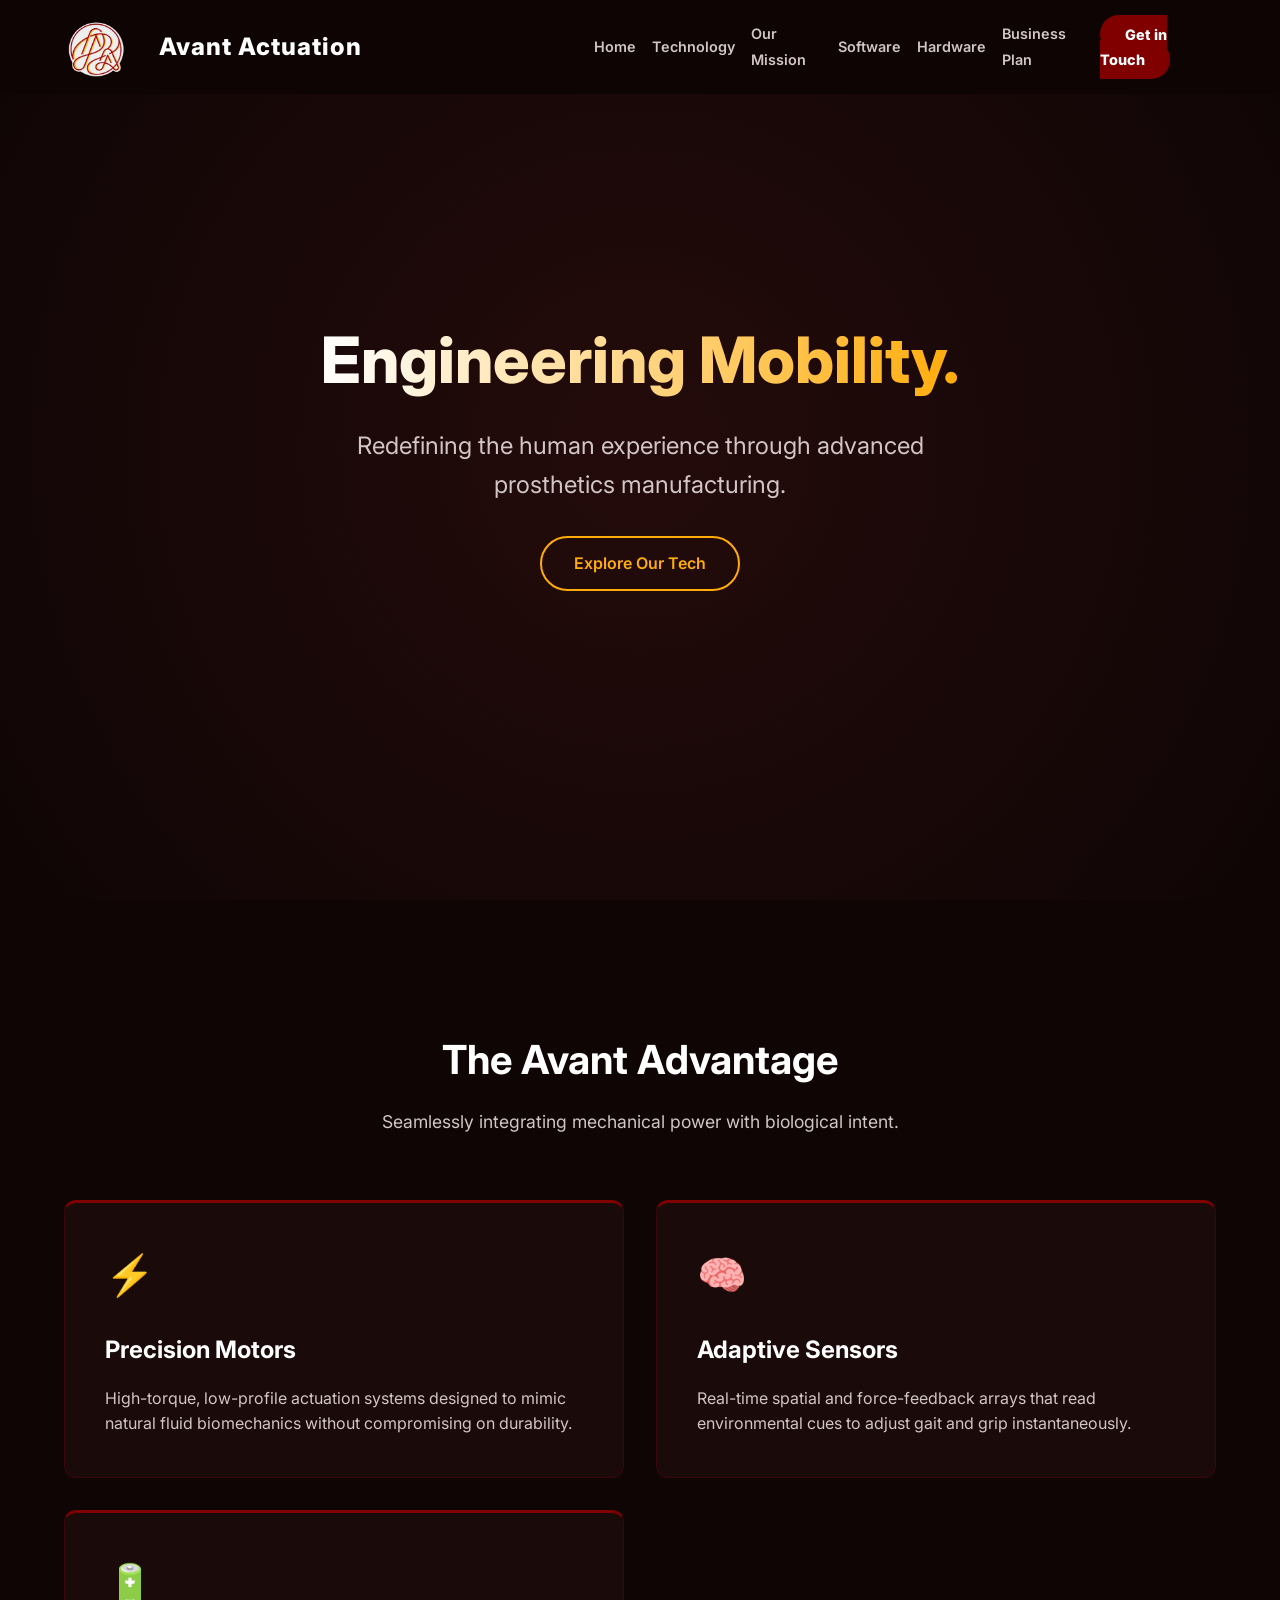
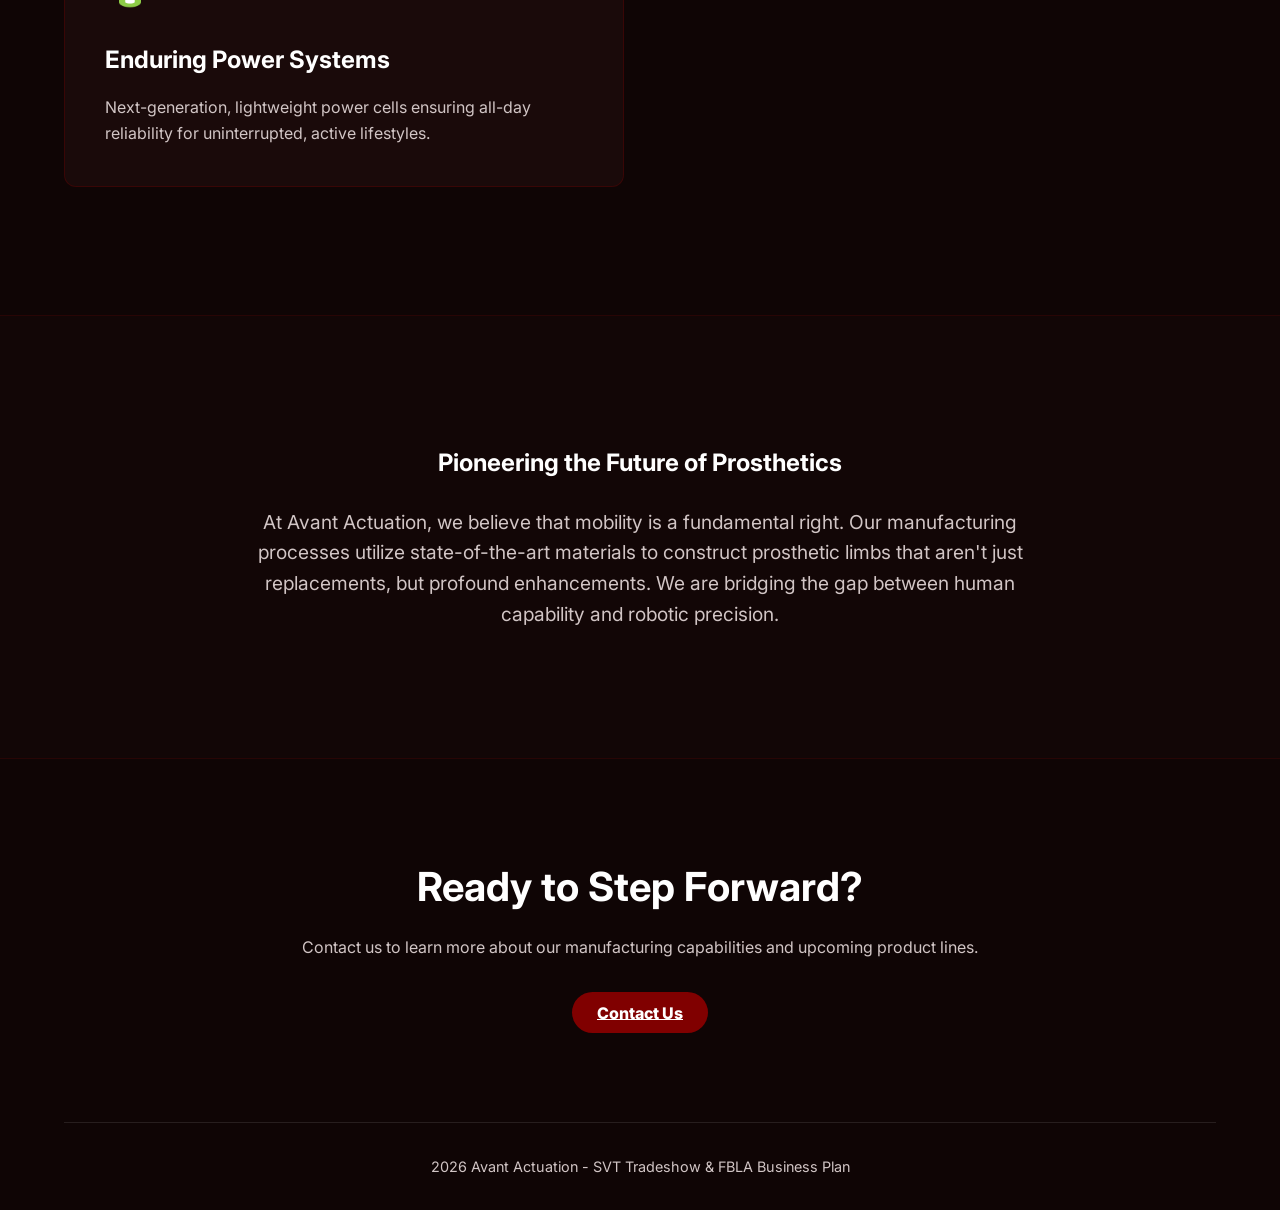
<file: index.html>
<!DOCTYPE html>
<html lang="en">
<head>
    <meta charset="UTF-8">
    <meta name="viewport" content="width=device-width, initial-scale=1.0">
    <title>Avant Actuation | Next-Generation Prosthetics</title>
    <link rel="icon" type="image/png" href="assets/Avant Motion Icon-iOS-Default.png">
    <link rel="stylesheet" href="style.css">
    <link href="https://fonts.googleapis.com/css2?family=Inter:wght@300;400;600;800&display=swap" rel="stylesheet">
</head>
<body>
    
    <nav id="navbar">
    <div class="logo">
        <img src="assets/Avant Actuation Logo.png" alt="Company Logo">
        <p>Avant Actuation</p>
    </div>
    
    <div class="hamburger" id="hamburger">
        <span class="bar"></span>
        <span class="bar"></span>
        <span class="bar"></span>
    </div>

    <ul class="nav-links" id="nav-links">
        <li><a href="index.html#home">Home</a></li>
        <li><a href="index.html#technology">Technology</a></li>
        <li><a href="index.html#mission">Our Mission</a></li>
        <li><a href="software.html#info">Software</a></li>
        <li><a href="hardware.html#info">Hardware</a></li>
        <li><a href="businessPlan.html#info">Business Plan</a></li>
        <li><a class="btn-primary" href="index.html#contact">Get in Touch</a></li>
    </ul>
</nav>

    <header id="home" class="hero">
        <div class="hero-content">
            <h1 class="fade-in">Engineering Mobility.</h1>
            <h2 class="fade-in delay-1">Redefining the human experience through advanced prosthetics manufacturing.</h2>
            <a href="#technology" class="btn-secondary fade-in delay-2">Explore Our Tech</a>
        </div>
    </header>

    <section id="technology" class="section-padding">
        <div class="section-header scroll-reveal">
            <h2>The Avant Advantage</h2>
            <p>Seamlessly integrating mechanical power with biological intent.</p>
        </div>
        <div class="grid-container">
            <div class="card scroll-reveal">
                <div class="icon">⚡</div>
                <h3>Precision Motors</h3>
                <p>High-torque, low-profile actuation systems designed to mimic natural fluid biomechanics without compromising on durability.</p>
            </div>
            <div class="card scroll-reveal">
                <div class="icon">🧠</div>
                <h3>Adaptive Sensors</h3>
                <p>Real-time spatial and force-feedback arrays that read environmental cues to adjust gait and grip instantaneously.</p>
            </div>
            <div class="card scroll-reveal">
                <div class="icon">🔋</div>
                <h3>Enduring Power Systems</h3>
                <p>Next-generation, lightweight power cells ensuring all-day reliability for uninterrupted, active lifestyles.</p>
            </div>
        </div>
    </section>

    <section id="mission" class="section-padding dark-bg">
        <div class="content-wrapper scroll-reveal">
            <h2>Pioneering the Future of Prosthetics</h2>
            <p>At Avant Actuation, we believe that mobility is a fundamental right. Our manufacturing processes utilize state-of-the-art materials to construct prosthetic limbs that aren't just replacements, but profound enhancements. We are bridging the gap between human capability and robotic precision.</p>
        </div>
    </section>

    <footer id="contact" class="footer">
        <div class="footer-content scroll-reveal">
            <h2>Ready to Step Forward?</h2>
            <p>Contact us to learn more about our manufacturing capabilities and upcoming product lines.</p>
            <a href="mailto:contact@avantactuation.org" class="btn-primary">Contact Us</a>
        </div>
        <div class="footer-bottom">
            <p>2026 Avant Actuation - SVT Tradeshow & FBLA Business Plan</p>
        </div>
    </footer>

    <script src="script.js"></script>
</body>
</html>
</file>
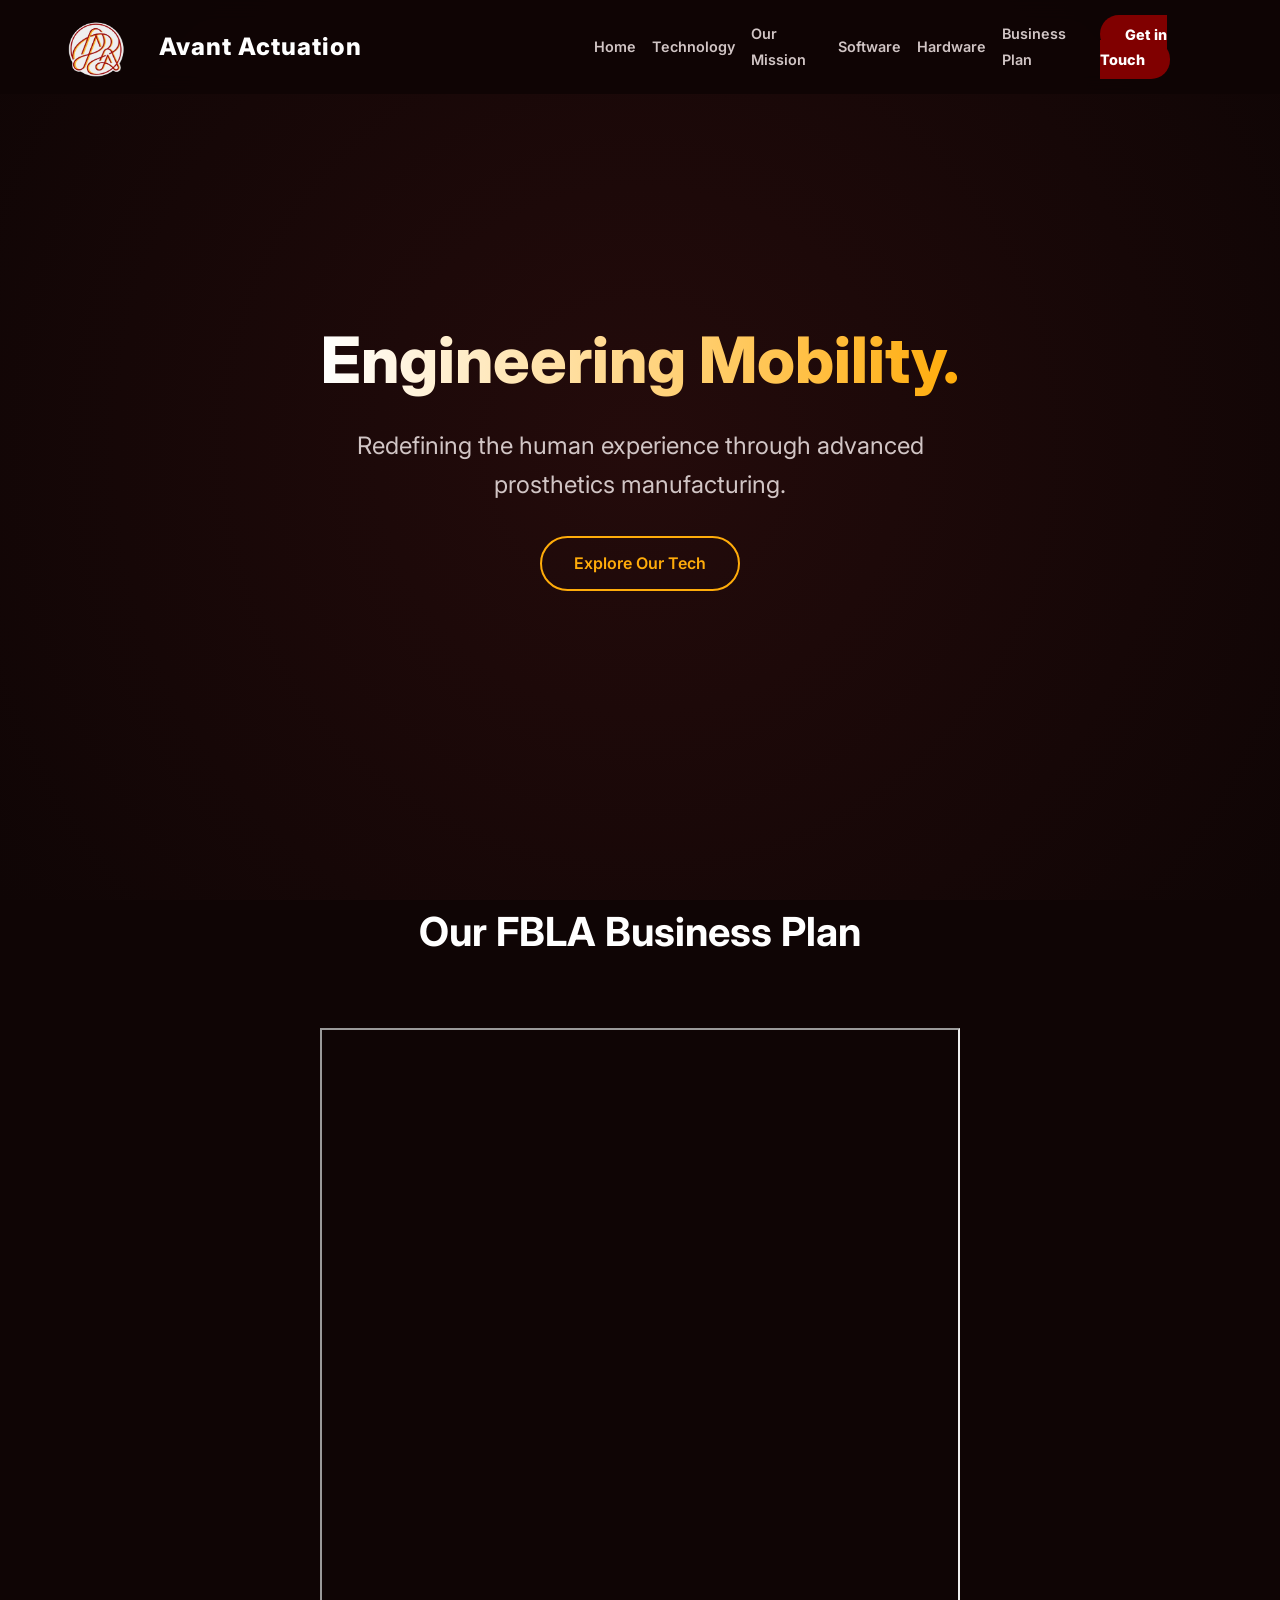
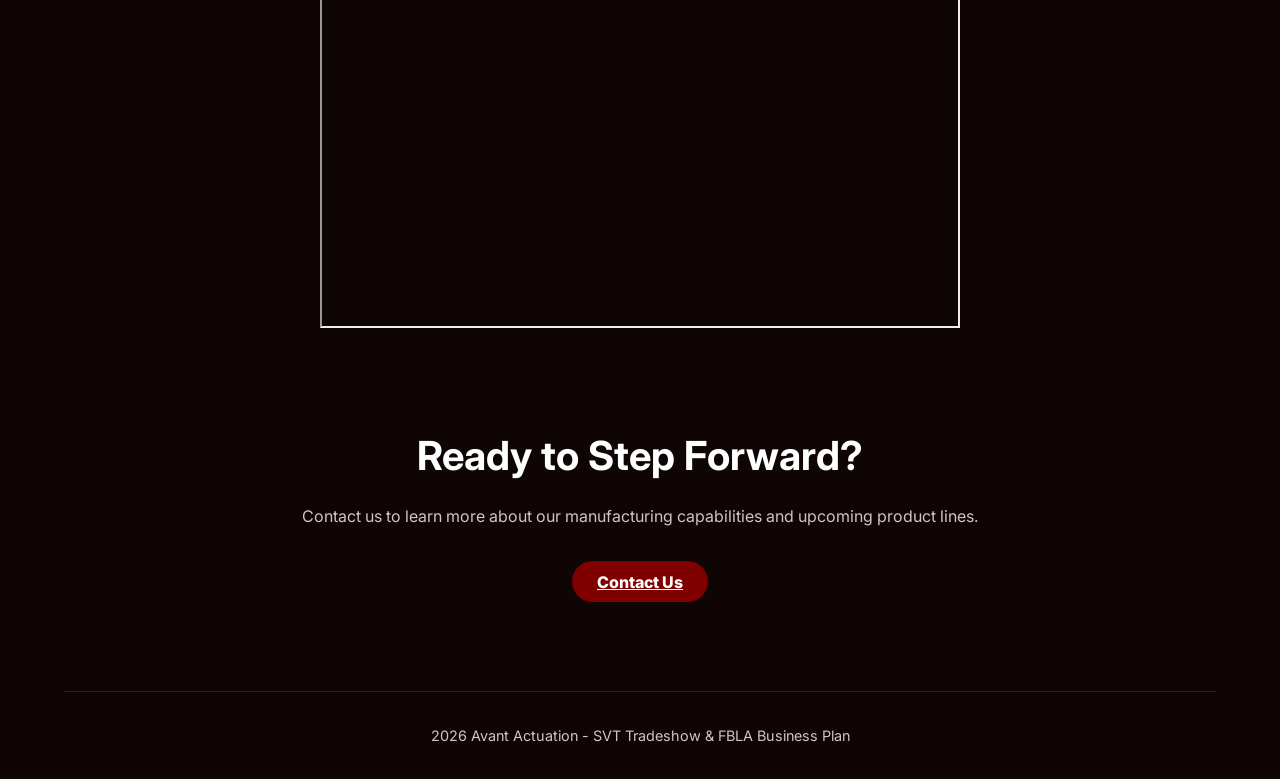
<file: businessPlan.html>
<!DOCTYPE html>
<html lang="en">
<head>
    <meta charset="UTF-8">
    <meta name="viewport" content="width=device-width, initial-scale=1.0">
    <title>Avant Actuation | Next-Generation Prosthetics</title>
    <link rel="icon" type="image/png" href="assets/Avant Motion Icon-iOS-Default.png">
    <link rel="stylesheet" href="style.css">
    <link href="https://fonts.googleapis.com/css2?family=Inter:wght@300;400;600;800&display=swap" rel="stylesheet">
</head>
<body>

    <nav id="navbar">
    <div class="logo">
        <img src="assets/Avant Actuation Logo.png" alt="Company Logo">
        <p>Avant Actuation</p>
    </div>
    
    <div class="hamburger" id="hamburger">
        <span class="bar"></span>
        <span class="bar"></span>
        <span class="bar"></span>
    </div>

    <ul class="nav-links" id="nav-links">
        <li><a href="index.html#home">Home</a></li>
        <li><a href="index.html#technology">Technology</a></li>
        <li><a href="index.html#mission">Our Mission</a></li>
        <li><a href="software.html#info">Software</a></li>
        <li><a href="hardware.html#info">Hardware</a></li>
        <li><a href="businessPlan.html#info">Business Plan</a></li>
        <li><a class="btn-primary" href="index.html#contact">Get in Touch</a></li>
    </ul>
    </nav>

    <header id="home" class="hero">
        <div class="hero-content">
            <h1 class="fade-in" class="hero">Engineering Mobility.</h1>
            <h2 class="fade-in delay-1">Redefining the human experience through advanced prosthetics manufacturing.</h2>
            <a href="#technology" class="btn-secondary fade-in delay-2">Explore Our Tech</a>
        </div>
    </header>

    <section id="info">
        <div class="section-header scroll-reveal">
            <h2>Our FBLA Business Plan</h2>
        </div>
        <iframe src="assets/Business Plan Paper.pdf#toolbar=0" width="50%" height="100%" class="pdf"></iframe>
    </section>

    <footer id="contact" class="footer">
        <div class="footer-content scroll-reveal">
            <h2>Ready to Step Forward?</h2>
            <p>Contact us to learn more about our manufacturing capabilities and upcoming product lines.</p>
            <a href="mailto:contact@avantactuation.org" class="btn-primary">Contact Us</a>
        </div>
        <div class="footer-bottom">
            <p>2026 Avant Actuation - SVT Tradeshow & FBLA Business Plan</p>
        </div>
    </footer>

    <script src="script.js"></script>
</body>
</html>
</file>
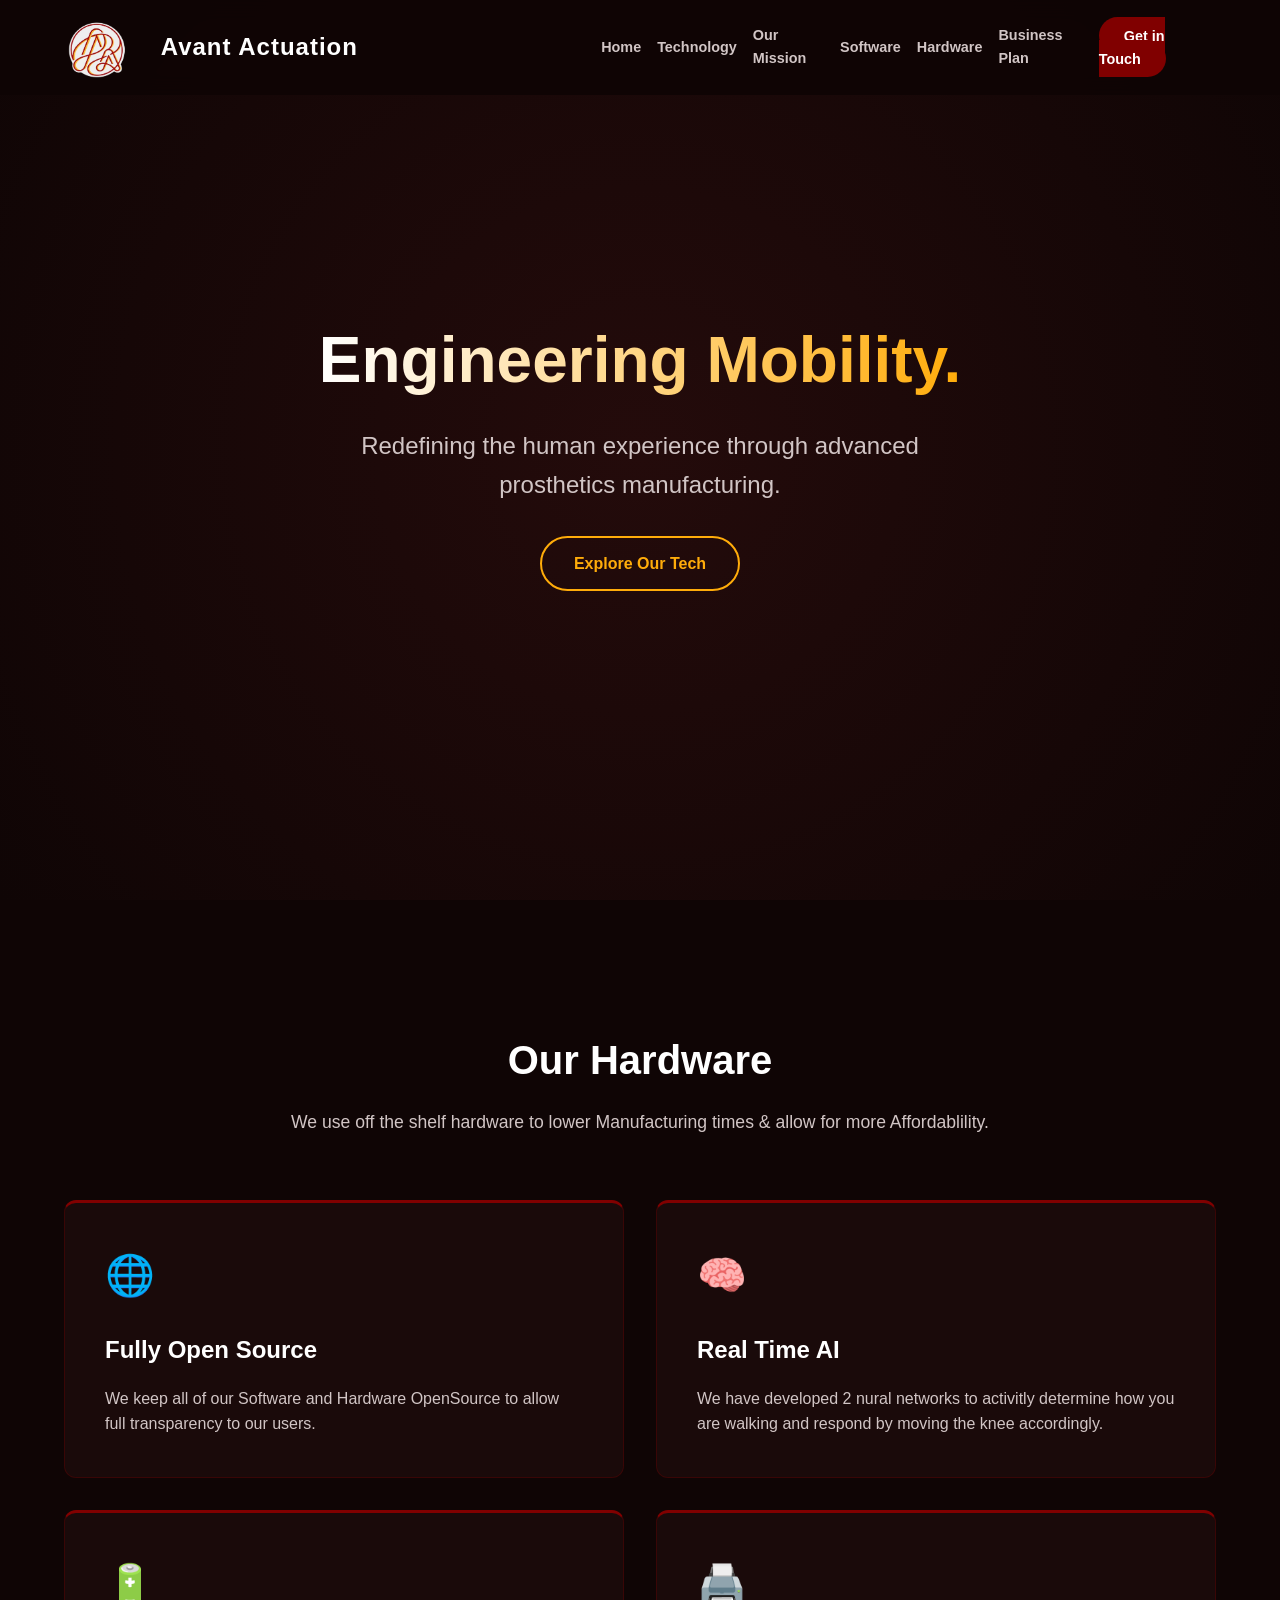
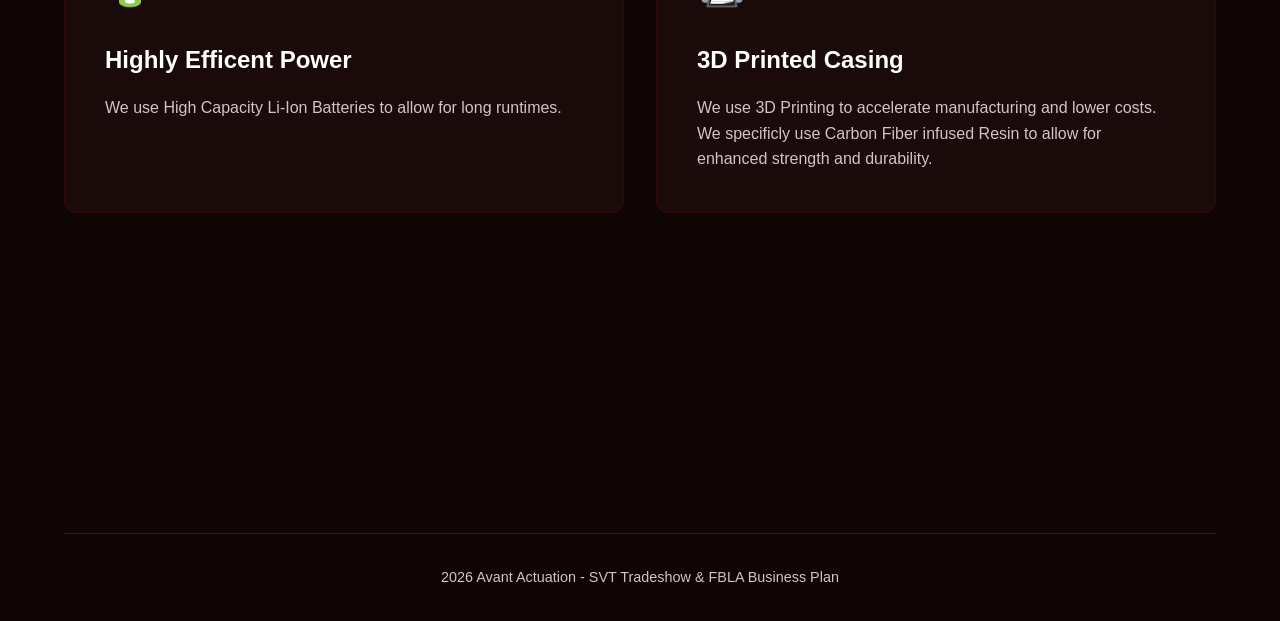
<file: hardware.html>
<html>
<head>
    <meta charset="UTF-8">
    <meta name="viewport" content="width=device-width, initial-scale=1.0">
    <title>Avant Actuation | Next-Generation Prosthetics</title>
    <link rel="icon" type="image/png" href="assets/Avant Motion Icon-iOS-Default.png">
    <link rel="stylesheet" href="style.css">
</head>
<body>
    
    <nav id="navbar">
    <div class="logo">
        <img src="assets/Avant Actuation Logo.png" alt="Company Logo">
        <p>Avant Actuation</p>
    </div>
    
    <div class="hamburger" id="hamburger">
        <span class="bar"></span>
        <span class="bar"></span>
        <span class="bar"></span>
    </div>

    <ul class="nav-links" id="nav-links">
        <li><a href="index.html#home">Home</a></li>
        <li><a href="index.html#technology">Technology</a></li>
        <li><a href="index.html#mission">Our Mission</a></li>
        <li><a href="software.html#info">Software</a></li>
        <li><a href="hardware.html#info">Hardware</a></li>
        <li><a href="businessPlan.html#info">Business Plan</a></li>
        <li><a class="btn-primary" href="index.html#contact">Get in Touch</a></li>
    </ul>
    </nav>

    <header id="home" class="hero">
        <div class="hero-content">
            <h1 class="fade-in">Engineering Mobility.</h1>
            <h2 class="fade-in delay-1">Redefining the human experience through advanced prosthetics manufacturing.</h2>
            <a href="#technology" class="btn-secondary fade-in delay-2">Explore Our Tech</a>
        </div>
    </header>

    <section id="info" class="section-padding">

        <div class="section-header scroll-reveal">
            <h2>Our Hardware</h2>
            <p>We use off the shelf hardware to lower Manufacturing times & allow for more Affordablility.</p>
        </div>

        <div class="grid-container">
            <div class="card scroll-reveal">
                <div class="icon">🌐</div>
                <h3>Fully Open Source</h3>
                <p>We keep all of our Software and Hardware OpenSource to allow full transparency to our users.</p>
            </div>

            <div class="card scroll-reveal">
                <div class="icon">🧠</div>
                <h3>Real Time AI</h3>
                <p>We have developed 2 nural networks to activitly determine how you are walking and respond by moving the knee accordingly.</p>
            </div>

            <div class="card scroll-reveal">
                <div class="icon">🔋</div>
                <h3>Highly Efficent Power</h3>
                <p>We use High Capacity Li-Ion Batteries to allow for long runtimes.</p>
            </div>

            <div class="card scroll-reveal">
                <div class="icon">🖨️</div>
                <h3>3D Printed Casing</h3>
                <p>We use 3D Printing to accelerate manufacturing and lower costs. We specificly use Carbon Fiber infused Resin to allow for enhanced strength and durability.</p>
            </div>
        </div>

    </section>

    <section

    <footer id="contact" class="footer">
        <div class="footer-bottom">
            <p>2026 Avant Actuation - SVT Tradeshow & FBLA Business Plan</p>
        </div>
    </footer>

    <script src="script.js"></script>
</body>
</html>
</file>
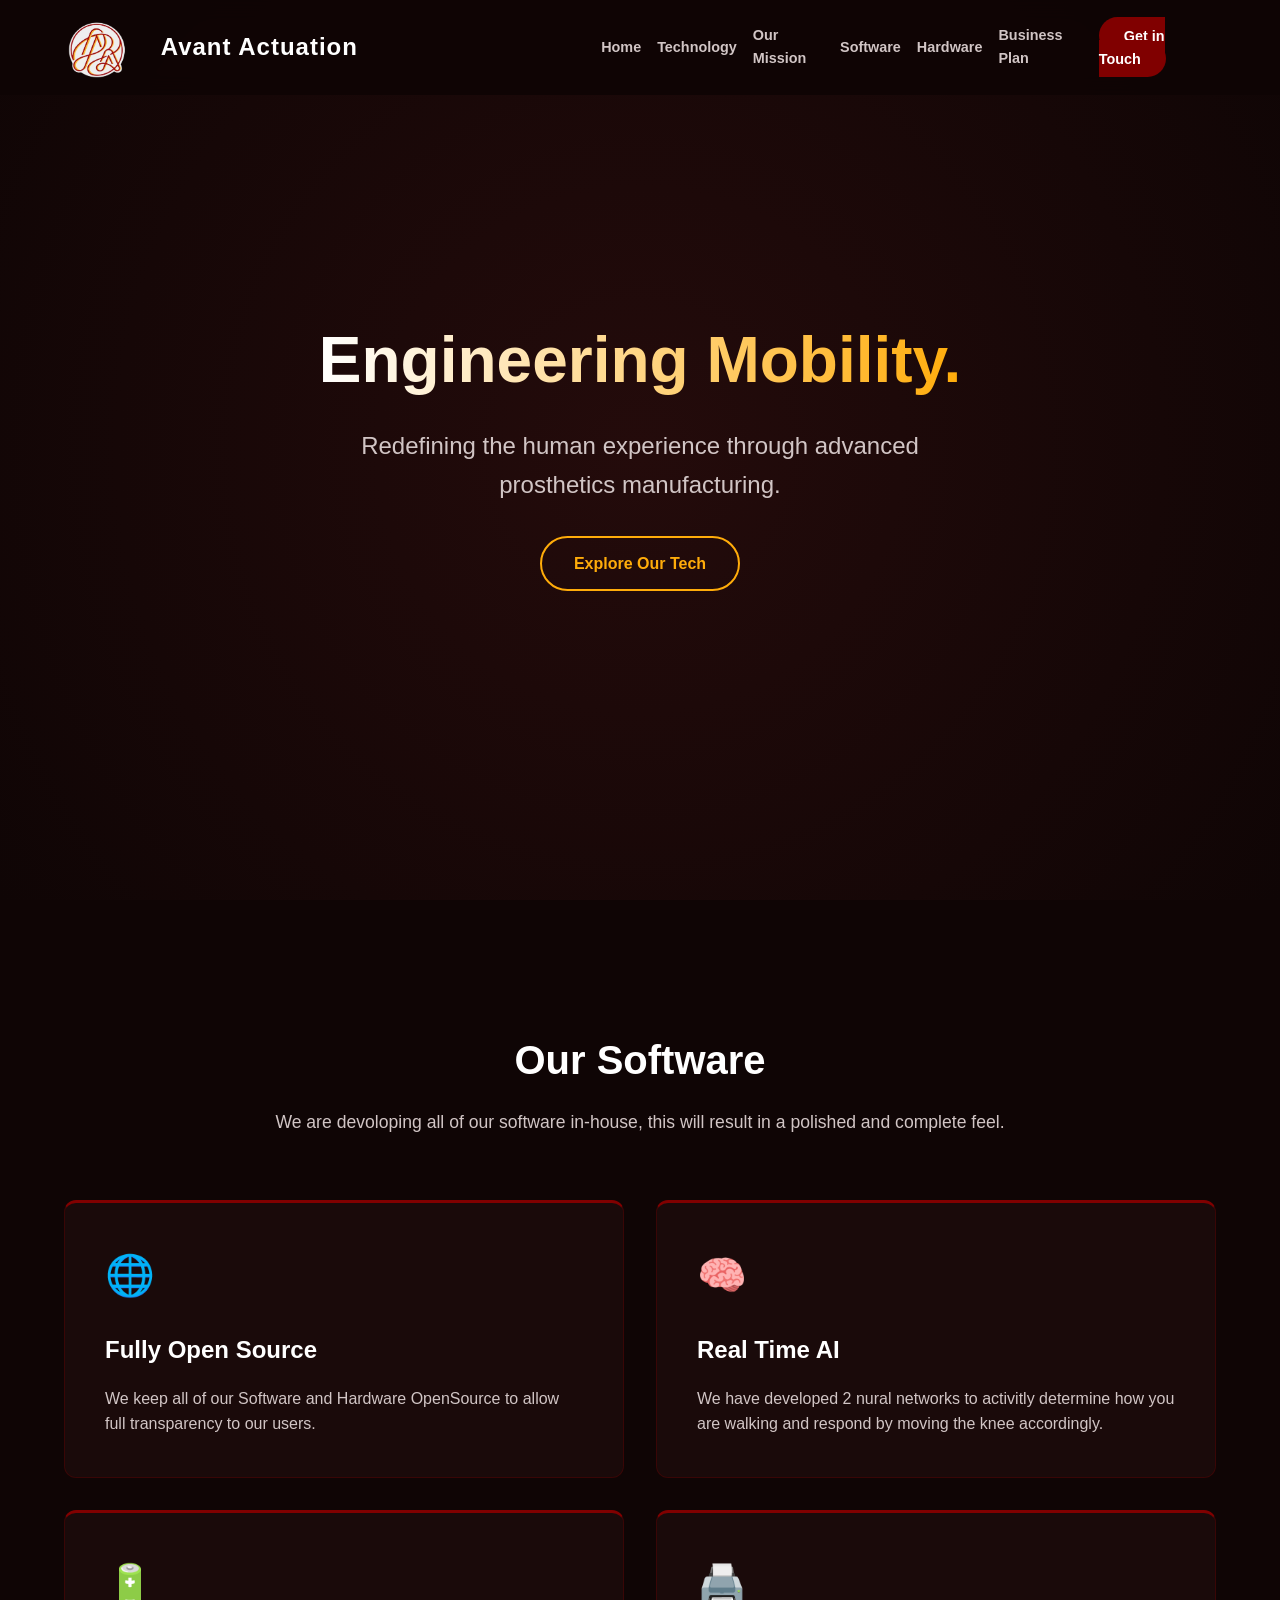
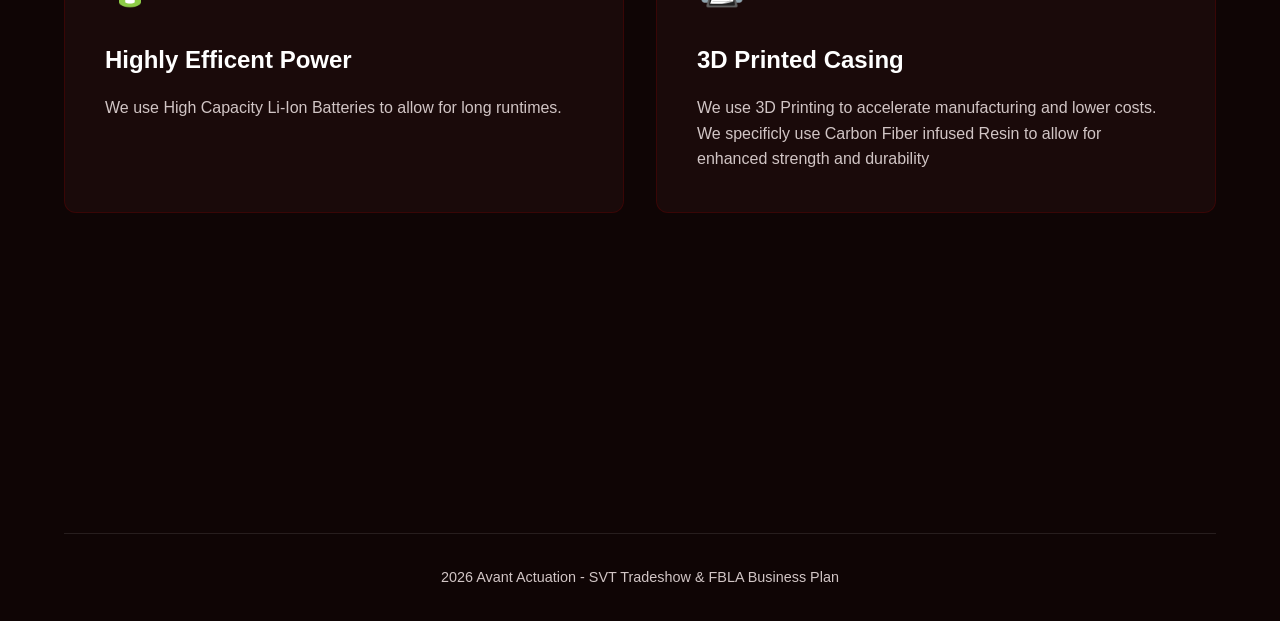
<file: software.html>
<html>
<head>
    <meta charset="UTF-8">
    <meta name="viewport" content="width=device-width, initial-scale=1.0">
    <title>Avant Actuation | Next-Generation Prosthetics</title>
    <link rel="icon" type="image/png" href="assets/Avant Motion Icon-iOS-Default.png">
    <link rel="stylesheet" href="style.css">
</head>
<body>

    <nav id="navbar">
    <div class="logo">
        <img src="assets/Avant Actuation Logo.png" alt="Company Logo">
        <p>Avant Actuation</p>
    </div>
    
    <div class="hamburger" id="hamburger">
        <span class="bar"></span>
        <span class="bar"></span>
        <span class="bar"></span>
    </div>

    <ul class="nav-links" id="nav-links">
        <li><a href="index.html#home">Home</a></li>
        <li><a href="index.html#technology">Technology</a></li>
        <li><a href="index.html#mission">Our Mission</a></li>
        <li><a href="software.html#info">Software</a></li>
        <li><a href="hardware.html#info">Hardware</a></li>
        <li><a href="businessPlan.html#info">Business Plan</a></li>
        <li><a class="btn-primary" href="index.html#contact">Get in Touch</a></li>
    </ul>
    </nav> 

    <header id="home" class="hero">
        <div class="hero-content">
            <h1 class="fade-in">Engineering Mobility.</h1>
            <h2 class="fade-in delay-1">Redefining the human experience through advanced prosthetics manufacturing.</h2>
            <a href="#technology" class="btn-secondary fade-in delay-2">Explore Our Tech</a>
        </div>
    </header>

    <section id="info" class="section-padding">

        <div class="section-header scroll-reveal">
            <h2>Our Software</h2>
            <p>We are devoloping all of our software in-house, this will result in a polished and complete feel.</p>
        </div>

        <div class="grid-container">
            <div class="card scroll-reveal">
                <div class="icon">🌐</div>
                <h3>Fully Open Source</h3>
                <p>We keep all of our Software and Hardware OpenSource to allow full transparency to our users.</p>
            </div>

            <div class="card scroll-reveal">
                <div class="icon">🧠</div>
                <h3>Real Time AI</h3>
                <p>We have developed 2 nural networks to activitly determine how you are walking and respond by moving the knee accordingly.</p>
            </div>

            <div class="card scroll-reveal">
                <div class="icon">🔋</div>
                <h3>Highly Efficent Power</h3>
                <p>We use High Capacity Li-Ion Batteries to allow for long runtimes.</p>
            </div>

            <div class="card scroll-reveal">
                <div class="icon">🖨️</div>
                <h3>3D Printed Casing</h3>
                <p>We use 3D Printing to accelerate manufacturing and lower costs. We specificly use Carbon Fiber infused Resin to allow for enhanced strength and durability</p>
            </div>
        </div>

    </section>

    <section

    <footer id="contact" class="footer">
        <div class="footer-bottom">
            <p>2026 Avant Actuation - SVT Tradeshow & FBLA Business Plan</p>
        </div>
    </footer>

    <script src="script.js"></script>
</body>
</html>
</file>
<file: style.css>
/* --- CSS Variables & Reset --- */
:root {
    --bg-color: #0f0505;
    --surface-color: #1a0a0a;
    --text-primary: #FFFFFF;
    --text-secondary: #d1c5c5;
    
    --brand-red: #800000;
    --brand-yellow: #ffac0a;
    
    --transition: all 0.3s ease;
}

iframe.pdf {
    display: flex;
    justify-content: center;
    align-items: center;
    height: 100vh;
    text-align: center;
    margin-left: 25%;
    margin-right: 25%;
}

* {
    margin: 0;
    padding: 0;
    box-sizing: border-box;
    font-family: 'Inter', sans-serif;
}

html {
    scroll-behavior: smooth;
}

body {
    background-color: var(--bg-color);
    color: var(--text-primary);
    line-height: 1.6;
}

/* --- Navigation --- */
nav {
    display: flex;
    justify-content: space-between;
    align-items: center;
    padding: 0.7rem 5%;
    position: fixed;
    width: 100%;
    top: 0;
    background: rgba(15, 5, 5, 0.9);
    backdrop-filter: blur(10px);
    z-index: 1000;
    transition: var(--transition);
}

nav.scrolled {
    padding: 0.7rem 5%;
    box-shadow: 0 4px 30px rgba(0, 0, 0, 0.8);
}

.logo {
    font-size: 1.5rem;
    font-weight: 800;
    letter-spacing: 1px;
    align-items: center;
    color: var(--text-primary);
}

.logo p {
    padding-top: 3.2%;
}

.nav-links {
    list-style: none;
    display: flex;
    gap: 1rem;
    align-items: center;
}

.nav-links a {
    color: var(--text-secondary);
    text-decoration: none;
    font-weight: 600;
    font-size: 0.9rem;
    transition: var(--transition);
}

.nav-links a:hover {
    color: var(--brand-yellow);
}

nav div img {
    width: 18%;
    height: auto;
    float: left;
}

/* --- Buttons --- */
.btn-primary {
    background: var(--brand-red);
    color: var(--text-primary) !important;
    padding: 0.6rem 1.5rem;
    border-radius: 30px;
    font-weight: 800 !important;
    transition: var(--transition);
    border: 1px solid transparent;
}

.btn-primary:hover {
    background: var(--brand-yellow);
    color: #000000 !important; /* Black text on yellow for high contrast */
    transform: translateY(-2px);
    box-shadow: 0 4px 15px rgba(255, 172, 10, 0.3);
}

.btn-secondary {
    display: inline-block;
    background: transparent;
    color: var(--brand-yellow);
    padding: 0.8rem 2rem;
    border: 2px solid var(--brand-yellow);
    border-radius: 30px;
    font-weight: 600;
    text-decoration: none;
    margin-top: 2rem;
    transition: var(--transition);
}

.btn-secondary:hover {
    background: var(--brand-yellow);
    color: #000000;
    transform: translateY(-2px);
}

/* --- Hero Section --- */
.hero {
    height: 100vh;
    display: flex;
    align-items: center;
    justify-content: center;
    text-align: center;
    padding: 0 5%;
    background: radial-gradient(circle at center, #240b0b 0%, var(--bg-color) 100%);
}

.hero h1 {
    font-size: clamp(3rem, 5vw, 5rem);
    font-weight: 800;
    margin-bottom: 1rem;
    background: linear-gradient(90deg, var(--text-primary), var(--brand-yellow));
    -webkit-background-clip: text;
    background-clip: text;
    -webkit-text-fill-color: transparent;
}

.hero h2 {
    font-size: clamp(1.2rem, 2vw, 1.5rem);
    color: var(--text-secondary);
    font-weight: 400;
    max-width: 600px;
    margin: 0 auto;
}

/* --- Sections & Grid --- */
.section-padding {
    padding: 8rem 5%;
}

.section-header {
    text-align: center;
    margin-bottom: 4rem;
}

.section-header h2 {
    font-size: 2.5rem;
    margin-bottom: 1rem;
}

.section-header p {
    color: var(--text-secondary);
    font-size: 1.1rem;
}

.grid-container {
    display: grid;
    grid-template-columns: repeat(auto-fit, minmax(400px, 1fr));
    gap: 2rem;
    max-width: 1200px;
    margin: 0 auto;
}

/* --- Cards --- */
.card {
    background: var(--surface-color);
    padding: 2.5rem;
    border-radius: 12px;
    border: 1px solid rgba(128, 0, 0, 0.3); /* Subtle red border */
    transition: var(--transition);
    border-top: 3px solid var(--brand-red); /* Solid red accent line */
}

.card:hover {
    transform: translateY(-10px);
    border-color: var(--brand-yellow);
    box-shadow: 0 10px 30px rgba(255, 172, 10, 0.1);
}

.card .icon {
    font-size: 2.5rem;
    margin-bottom: 1.5rem;
    color: var(--brand-yellow); /* If using text-based emojis/icons */
}

.card h3 {
    font-size: 1.5rem;
    margin-bottom: 1rem;
    color: var(--text-primary);
}

.card p {
    color: var(--text-secondary);
}

/* --- Mission Section --- */
.dark-bg {
    background-color: #120606;
    text-align: center;
    border-top: 1px solid rgba(128, 0, 0, 0.2);
    border-bottom: 1px solid rgba(128, 0, 0, 0.2);
}

.content-wrapper {
    max-width: 800px;
    margin: 0 auto;
}

.content-wrapper p {
    margin-top: 1.5rem;
    font-size: 1.2rem;
    color: var(--text-secondary);
}

/* --- Footer --- */
.footer {
    text-align: center;
    padding: 6rem 5% 2rem;
    background: var(--bg-color);
}

.footer-content h2 {
    font-size: 2.5rem;
    margin-bottom: 1rem;
}

.footer-content p {
    color: var(--text-secondary);
    margin-bottom: 2.5rem;
}

.footer-bottom {
    margin-top: 6rem;
    padding-top: 2rem;
    border-top: 1px solid rgba(255, 255, 255, 0.1);
    color: var(--text-secondary);
    font-size: 0.9rem;
}

/* --- Animations --- */
.fade-in {
    opacity: 0;
    transform: translateY(20px);
    animation: fadeInAnim 1s forwards;
}

.delay-1 { animation-delay: 0.3s; }
.delay-2 { animation-delay: 0.6s; }

@keyframes fadeInAnim {
    to {
        opacity: 1;
        transform: translateY(0);
    }
}

.scroll-reveal {
    opacity: 0;
    transform: translateY(30px);
    transition: all 0.8s cubic-bezier(0.5, 0, 0, 1);
}

.scroll-reveal.active {
    opacity: 1;
    transform: translateY(0);
}

/* --- Hamburger Menu Styles --- */
.hamburger {
    display: none;
    cursor: pointer;
    flex-direction: column;
    gap: 5px;
    z-index: 1001;
}

.hamburger .bar {
    width: 25px;
    height: 3px;
    background-color: var(--text-primary);
    transition: var(--transition);
}

/* --- Mobile Nav Media Query --- */
@media (max-width: 768px) {
    .hamburger {
        display: flex;
    }

    .nav-links {
        display: flex; /* Overrides the desktop -webkit-box */
        position: absolute;
        top: 100%;
        left: 0;
        width: 100%;
        background: rgba(15, 5, 5, 0.98);
        backdrop-filter: blur(10px);
        flex-direction: column;
        align-items: center;
        overflow: hidden;
        max-height: 0; /* Hidden by default */
        transition: max-height 0.4s ease-in-out;
        box-shadow: 0 4px 30px rgba(0, 0, 0, 0.8);
        z-index: 1000; /* Forces the menu to sit on top of the page */
        padding: 0;
    }

    .nav-links.active {
        max-height: 800px; /* Gives enough height for all links */
    }

    .nav-links li {
        margin: 0.5rem 0;
        width: 100%;
        text-align: center;
    }

    .nav-links a {
        display: block; /* Makes the entire row clickable */
        padding: 0.5rem;
        font-size: 1.1rem;
    }

    /* Animate Hamburger into an 'X' */
    .hamburger.active .bar:nth-child(1) {
        transform: translateY(8px) rotate(45deg);
    }
    .hamburger.active .bar:nth-child(2) {
        opacity: 0;
    }
    .hamburger.active .bar:nth-child(3) {
        transform: translateY(-8px) rotate(-45deg);
    }
}
</file>
